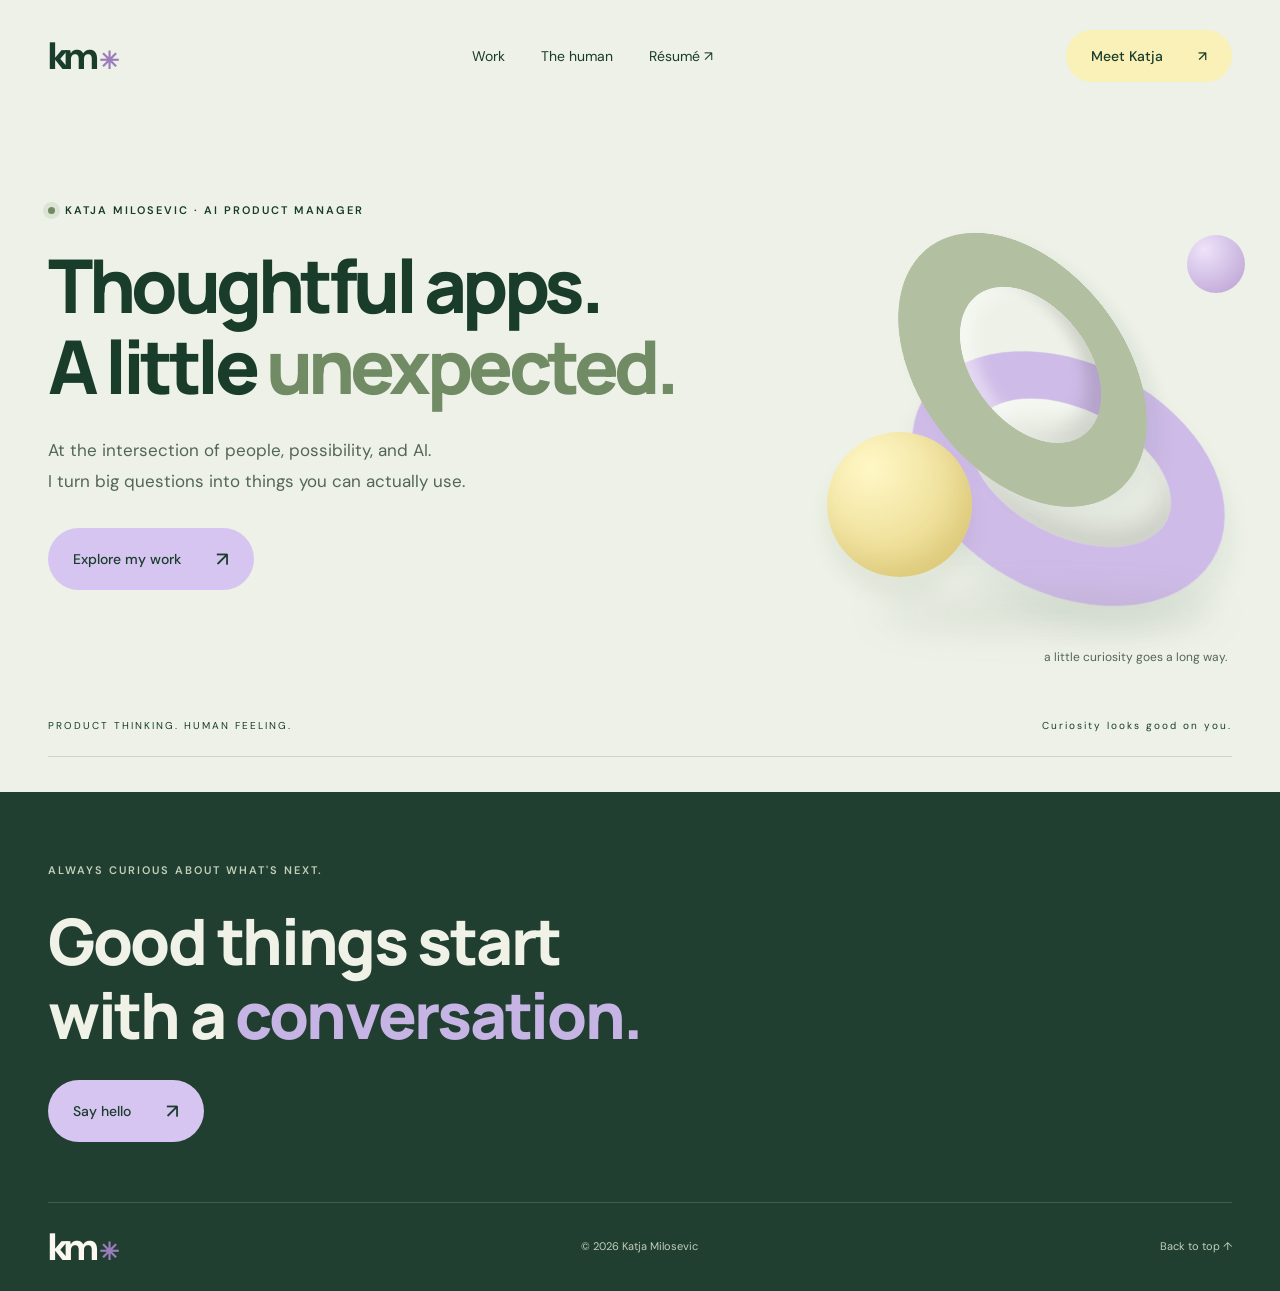
<file: index.html>
<!doctype html>
<html lang="en">
<head>
  <meta charset="UTF-8">
  <meta name="viewport" content="width=device-width, initial-scale=1">
  <meta name="description" content="Meet Katja Milosevic, AI Product Manager. Explore my apps, experience, and the human behind the work.">
  <meta name="theme-color" content="#edf1e7">
  <title>Katja Milosevic · AI Product Manager</title>
  <link rel="stylesheet" href="styles.css">
  <script src="script.js" defer></script>
</head>
<body>
  <a class="skip-link" href="#main">Skip to content</a>
  <header class="header wrap">
    <a class="wordmark" href="index.html" aria-label="Katja Milosevic, home">km<span>✳</span></a>
    <nav aria-label="Main navigation"><a href="work.html">Work</a><a href="human.html">The human</a><a href="resume.html">Résumé <span>↗</span></a></nav>
    <a class="hello" href="human.html">Meet Katja <span>↗</span></a>
  </header>
  <main id="main">
    <section class="hero wrap" aria-labelledby="hero-title">
      <div class="hero-copy">
        <p class="eyebrow"><span class="status-dot"></span> Katja Milosevic · AI Product Manager</p>
        <h1 id="hero-title">Thoughtful apps.<br>A little <em>unexpected.</em></h1>
        <p class="intro">At the intersection of people, possibility, and AI.<br>I turn big questions into things you can actually use.</p>
        <a class="button lilac" href="work.html">Explore my work <span>↗</span></a>
      </div>
      <div class="sculpture" aria-hidden="true">
        <div class="orbit orbit-sage"></div><div class="orbit orbit-lilac"></div><div class="sphere sphere-yellow"></div><div class="sphere sphere-lilac"></div><div class="ground-shadow"></div>
        <span class="sculpture-note">a little curiosity goes a long way.</span>
      </div>
      <div class="hero-bottom"><span>PRODUCT THINKING. HUMAN FEELING.</span><span>Curiosity looks good on you.</span></div>
    </section>
  </main>
    <footer class="footer"><div class="wrap"><p class="eyebrow">Always curious about what's next.</p><h2>Good things start<br>with a <em>conversation.</em></h2><a class="button lilac footer-contact" href="mailto:kmilosevic16@gmail.com">Say hello <span>↗</span></a><div class="footer-bottom"><a class="wordmark" href="index.html">km<span>✳</span></a><span>© <span id="year">2026</span> Katja Milosevic</span><a href="#">Back to top ↑</a></div></div></footer>

</body>
</html>
</file>
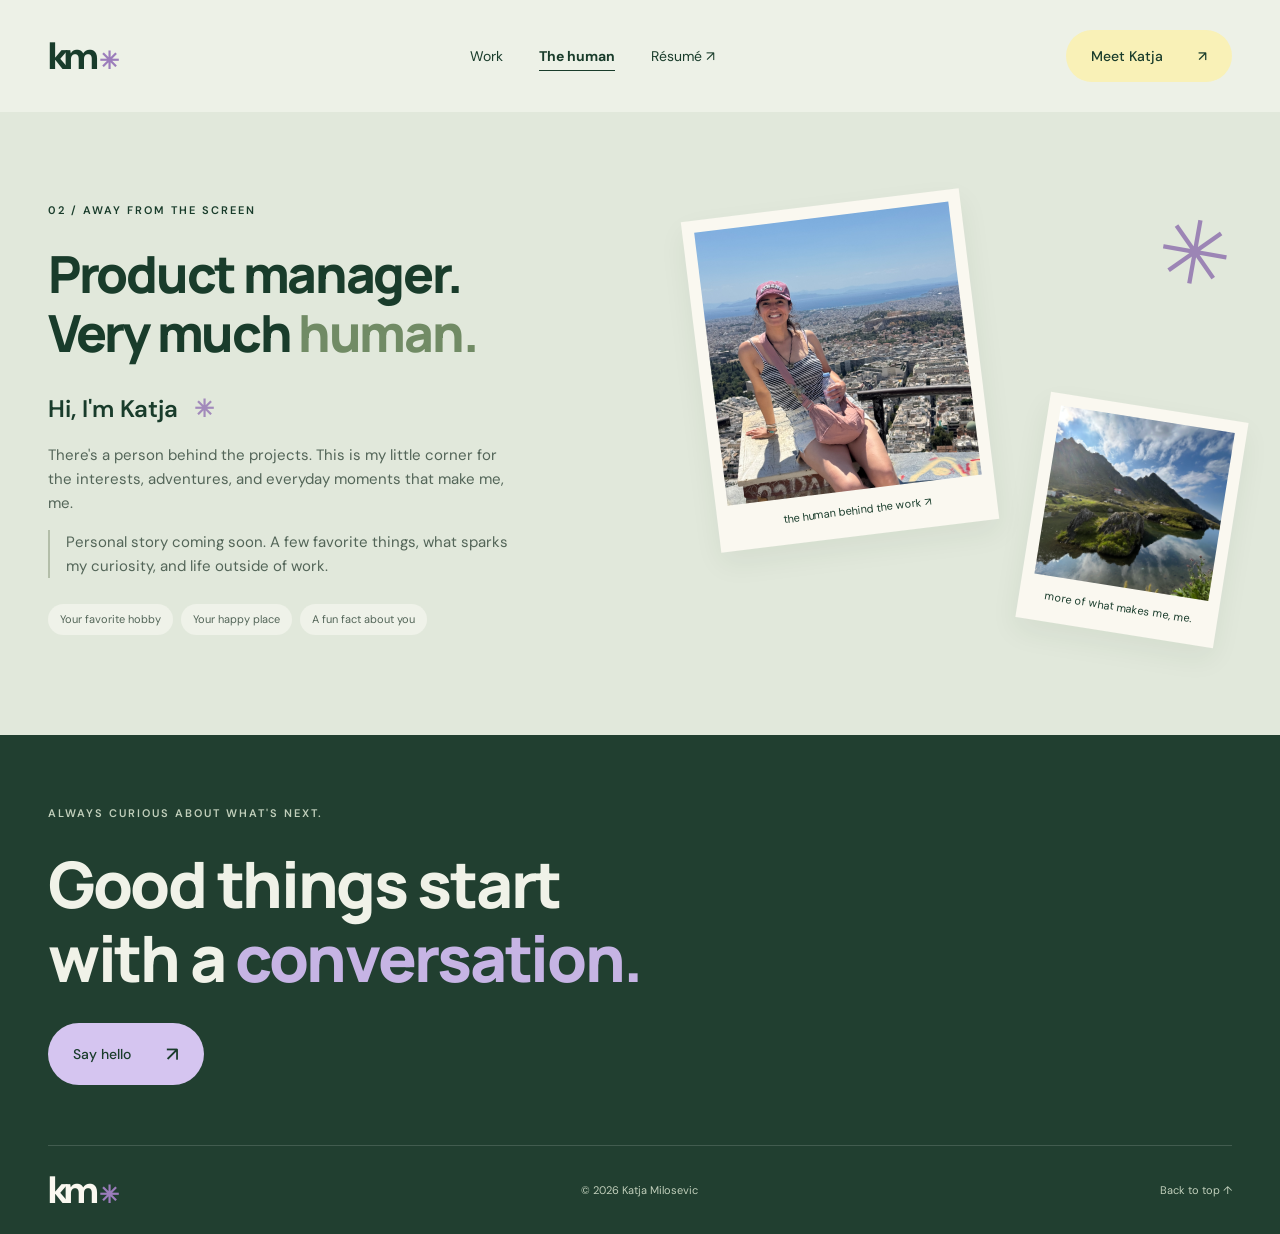
<file: human.html>
<!doctype html>
<html lang="en">
<head>
  <meta charset="UTF-8">
  <meta name="viewport" content="width=device-width, initial-scale=1">
  <meta name="description" content="Get to know Katja Milosevic beyond the projects: interests, stories, and everyday moments.">
  <meta name="theme-color" content="#edf1e7">
  <title>The Human · Katja Milosevic</title>
  <link rel="stylesheet" href="styles.css">
  <script src="script.js" defer></script>
</head>
<body>
  <a class="skip-link" href="#main">Skip to content</a>
  <header class="header wrap">
    <a class="wordmark" href="index.html" aria-label="Katja Milosevic, home">km<span>✳</span></a>
    <nav aria-label="Main navigation"><a href="work.html">Work</a><a href="human.html" aria-current="page">The human</a><a href="resume.html">Résumé <span>↗</span></a></nav>
    <a class="hello" href="human.html">Meet Katja <span>↗</span></a>
  </header>
  <main id="main">
    <section id="about" class="about section" aria-labelledby="about-title"><div class="wrap">
      <div class="about-grid"><div class="about-copy reveal"><p class="eyebrow">02 / Away from the screen</p><h1 class="page-title" id="about-title">Product manager.<br>Very much <em>human.</em></h1><p class="about-lead">Hi, I'm Katja <span aria-hidden="true">✳</span></p><p>There's a person behind the projects. This is my little corner for the interests, adventures, and everyday moments that make me, me.</p><p class="placeholder-note">Personal story coming soon. A few favorite things, what sparks my curiosity, and life outside of work.</p><div class="personal-tags"><span>Your favorite hobby</span><span>Your happy place</span><span>A fun fact about you</span></div></div>
      <div class="photo-collage reveal"><figure class="photo-card photo-main"><img class="portrait-photo" src="assets/katja.jpeg" alt="Katja smiling at a scenic overlook above a city and the sea" loading="lazy" decoding="async"><figcaption>the human behind the work ↗</figcaption></figure><figure class="photo-card photo-small"><img class="moment-photo" src="assets/favorite-moment.jpeg" alt="Mountain peaks and grassy rocks reflected in a peaceful lake beneath a cloud-filled sky" loading="lazy" decoding="async"><figcaption>more of what makes me, me.</figcaption></figure><span class="collage-doodle" aria-hidden="true">✳</span></div></div>
    </div></section>
  </main>
    <footer class="footer"><div class="wrap"><p class="eyebrow">Always curious about what's next.</p><h2>Good things start<br>with a <em>conversation.</em></h2><a class="button lilac footer-contact" href="mailto:kmilosevic16@gmail.com">Say hello <span>↗</span></a><div class="footer-bottom"><a class="wordmark" href="index.html">km<span>✳</span></a><span>© <span id="year">2026</span> Katja Milosevic</span><a href="#">Back to top ↑</a></div></div></footer>

</body>
</html>
</file>
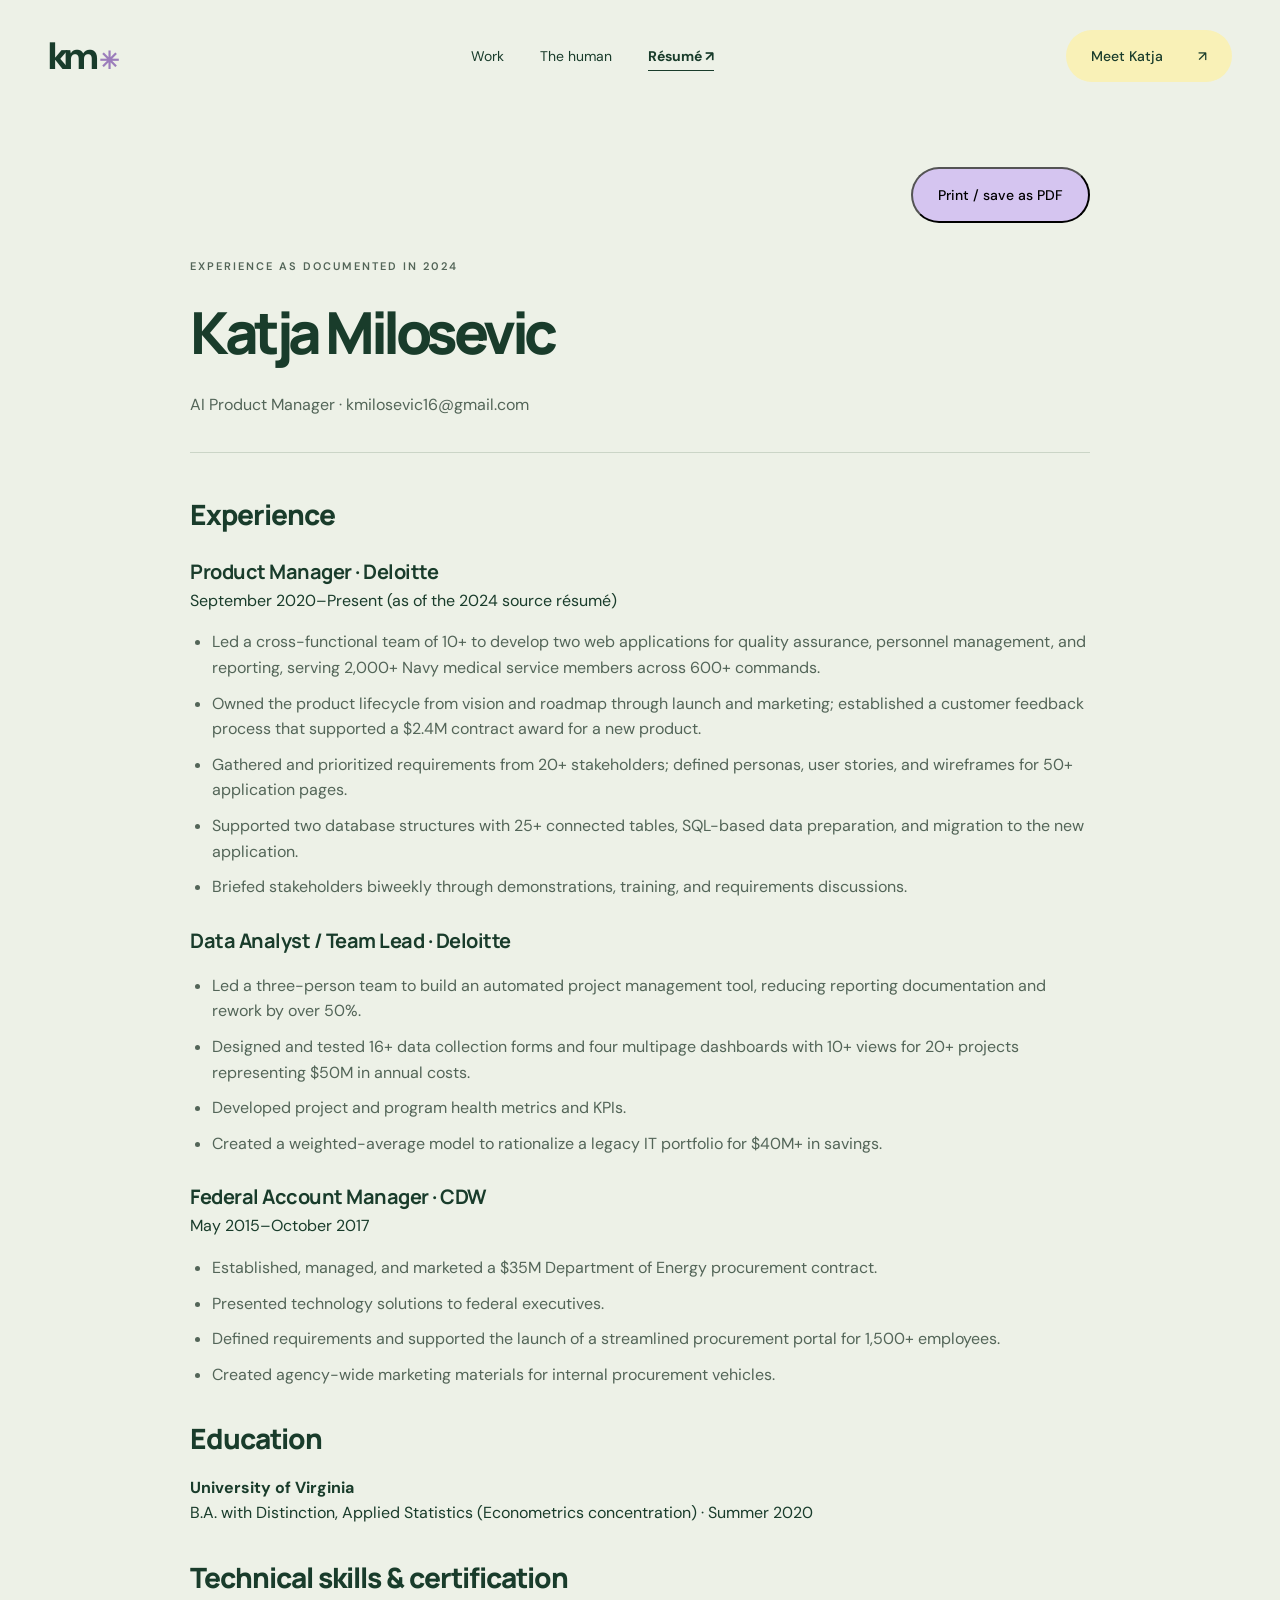
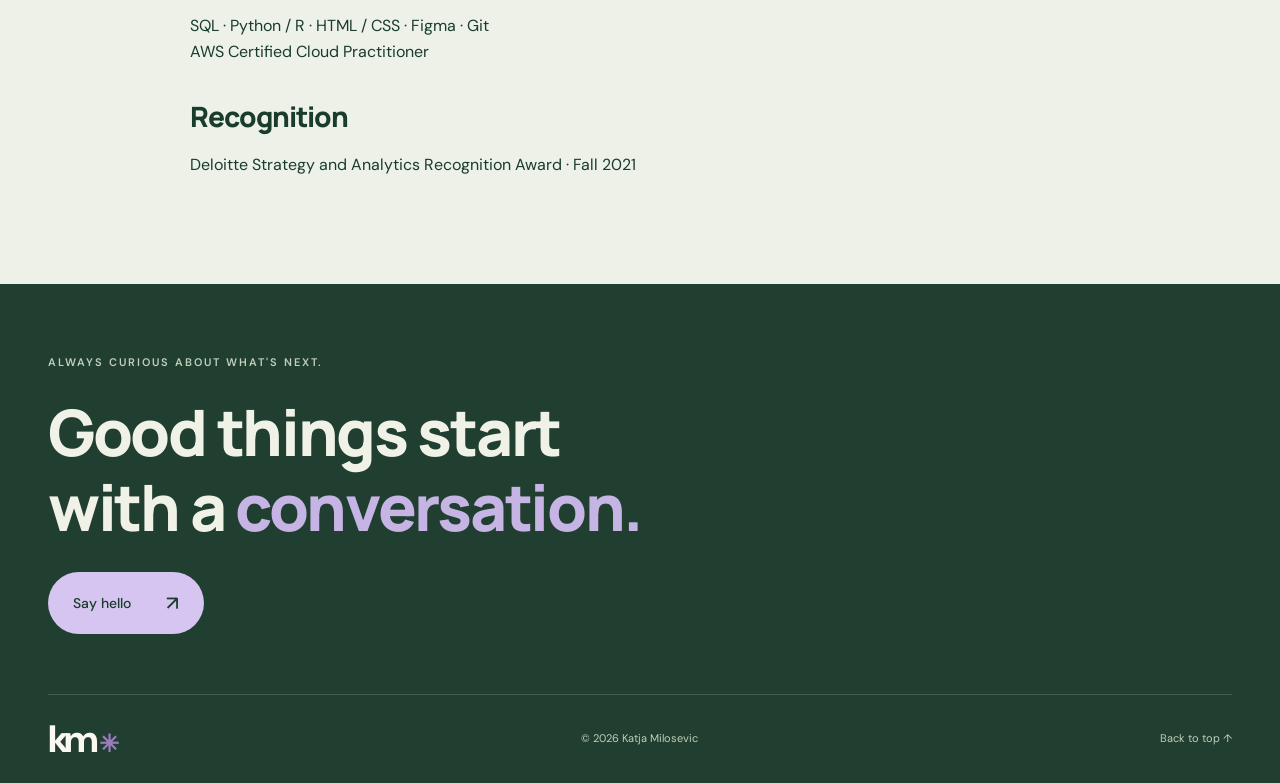
<file: resume.html>
<!doctype html>
<html lang="en">
<head>
  <meta charset="UTF-8">
  <meta name="viewport" content="width=device-width, initial-scale=1">
  <meta name="description" content="Product leadership, experience, education, and technical skills for Katja Milosevic.">
  <meta name="theme-color" content="#edf1e7">
  <title>Résumé · Katja Milosevic</title>
  <link rel="stylesheet" href="styles.css">
  <script src="script.js" defer></script>
</head>
<body>
  <a class="skip-link" href="#main">Skip to content</a>
  <header class="header wrap">
    <a class="wordmark" href="index.html" aria-label="Katja Milosevic, home">km<span>✳</span></a>
    <nav aria-label="Main navigation"><a href="work.html">Work</a><a href="human.html">The human</a><a href="resume.html" aria-current="page">Résumé <span>↗</span></a></nav>
    <a class="hello" href="human.html">Meet Katja <span>↗</span></a>
  </header>
  <main id="main">
<div class="resume-page wrap"><div class="actions"><button class="button lilac" onclick="window.print()">Print / save as PDF</button></div><p class="eyebrow">Experience as documented in 2024</p><h1>Katja Milosevic</h1><p>AI Product Manager · <a href="mailto:kmilosevic16@gmail.com">kmilosevic16@gmail.com</a></p><section><h2>Experience</h2><h3>Product Manager · Deloitte</h3><p>September 2020–Present (as of the 2024 source résumé)</p><ul><li>Led a cross-functional team of 10+ to develop two web applications for quality assurance, personnel management, and reporting, serving 2,000+ Navy medical service members across 600+ commands.</li><li>Owned the product lifecycle from vision and roadmap through launch and marketing; established a customer feedback process that supported a $2.4M contract award for a new product.</li><li>Gathered and prioritized requirements from 20+ stakeholders; defined personas, user stories, and wireframes for 50+ application pages.</li><li>Supported two database structures with 25+ connected tables, SQL-based data preparation, and migration to the new application.</li><li>Briefed stakeholders biweekly through demonstrations, training, and requirements discussions.</li></ul><h3>Data Analyst / Team Lead · Deloitte</h3><ul><li>Led a three-person team to build an automated project management tool, reducing reporting documentation and rework by over 50%.</li><li>Designed and tested 16+ data collection forms and four multipage dashboards with 10+ views for 20+ projects representing $50M in annual costs.</li><li>Developed project and program health metrics and KPIs.</li><li>Created a weighted-average model to rationalize a legacy IT portfolio for $40M+ in savings.</li></ul><h3>Federal Account Manager · CDW</h3><p>May 2015–October 2017</p><ul><li>Established, managed, and marketed a $35M Department of Energy procurement contract.</li><li>Presented technology solutions to federal executives.</li><li>Defined requirements and supported the launch of a streamlined procurement portal for 1,500+ employees.</li><li>Created agency-wide marketing materials for internal procurement vehicles.</li></ul></section><section><h2>Education</h2><p><strong>University of Virginia</strong><br>B.A. with Distinction, Applied Statistics (Econometrics concentration) · Summer 2020</p></section><section><h2>Technical skills & certification</h2><p>SQL · Python / R · HTML / CSS · Figma · Git<br>AWS Certified Cloud Practitioner</p><h2>Recognition</h2><p>Deloitte Strategy and Analytics Recognition Award · Fall 2021</p></section></div>
  </main>
    <footer class="footer"><div class="wrap"><p class="eyebrow">Always curious about what's next.</p><h2>Good things start<br>with a <em>conversation.</em></h2><a class="button lilac footer-contact" href="mailto:kmilosevic16@gmail.com">Say hello <span>↗</span></a><div class="footer-bottom"><a class="wordmark" href="index.html">km<span>✳</span></a><span>© <span id="year">2026</span> Katja Milosevic</span><a href="#">Back to top ↑</a></div></div></footer>

</body>
</html>
</file>
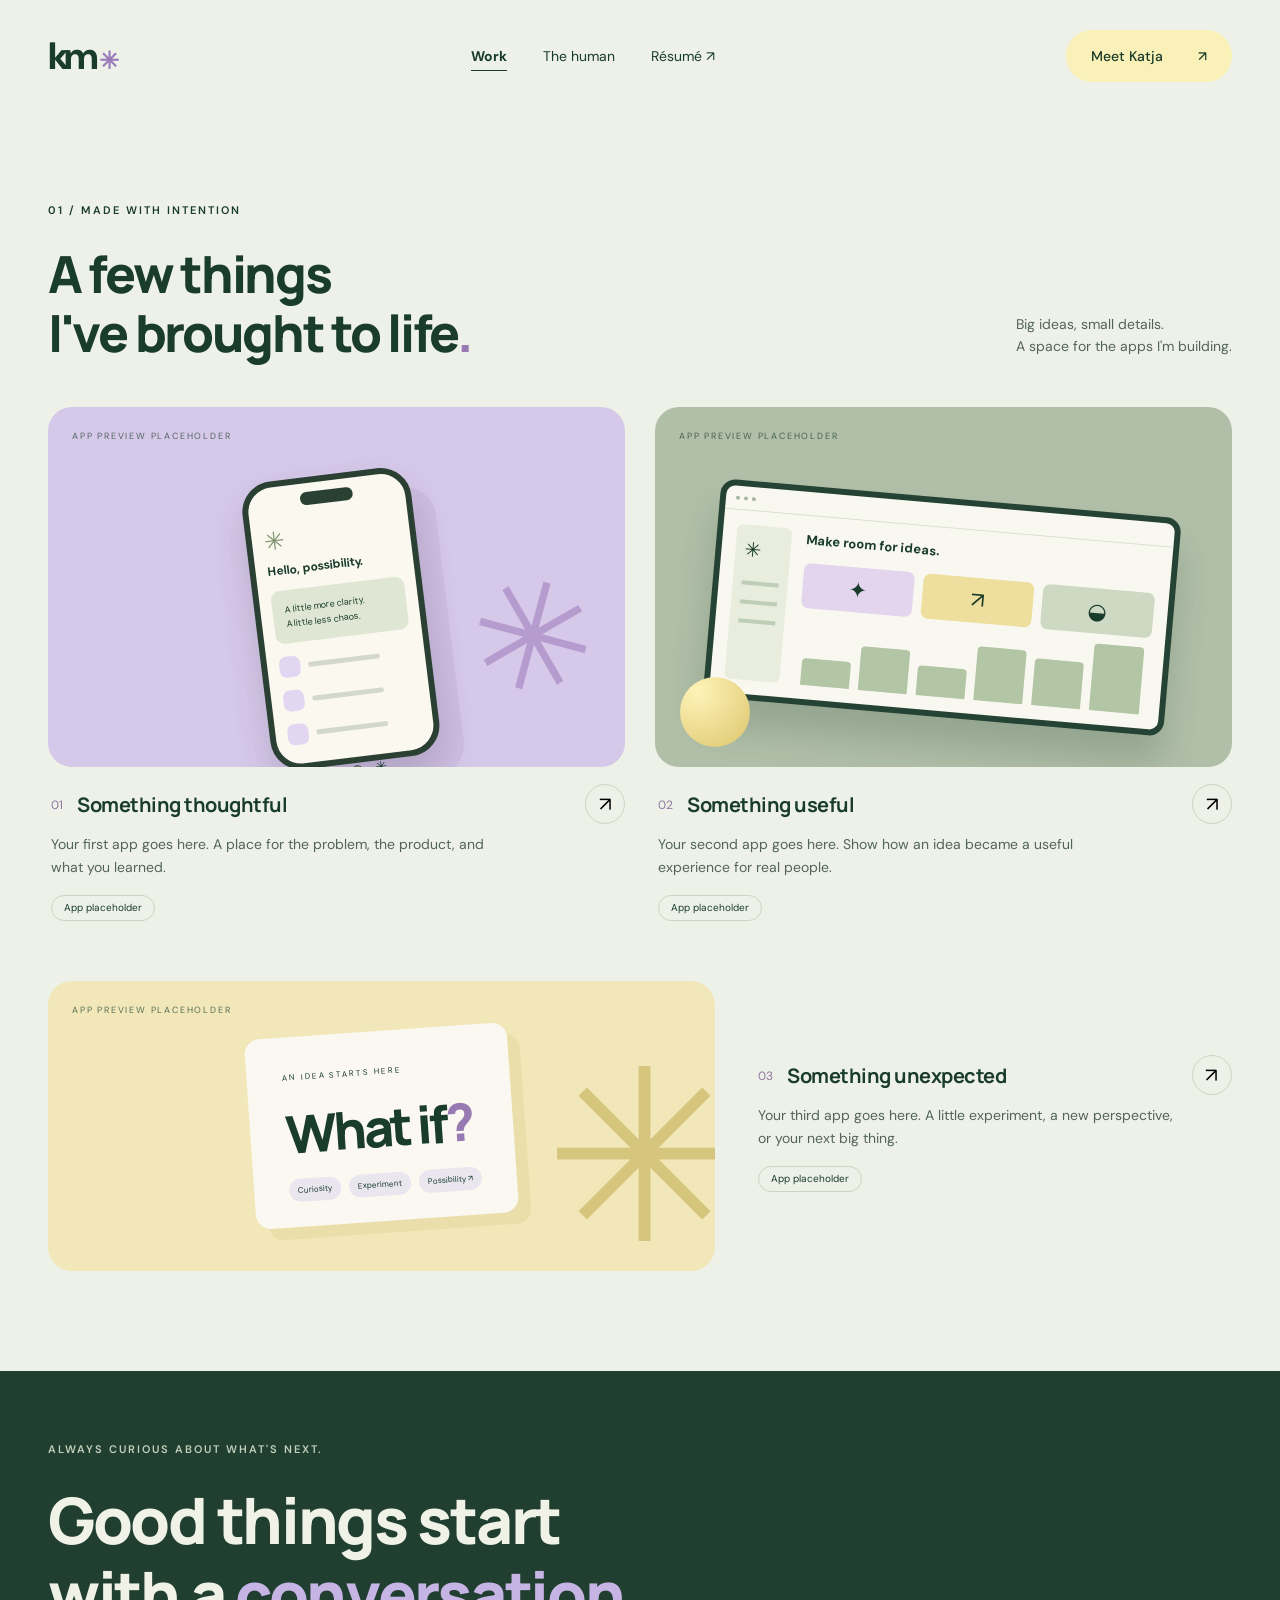
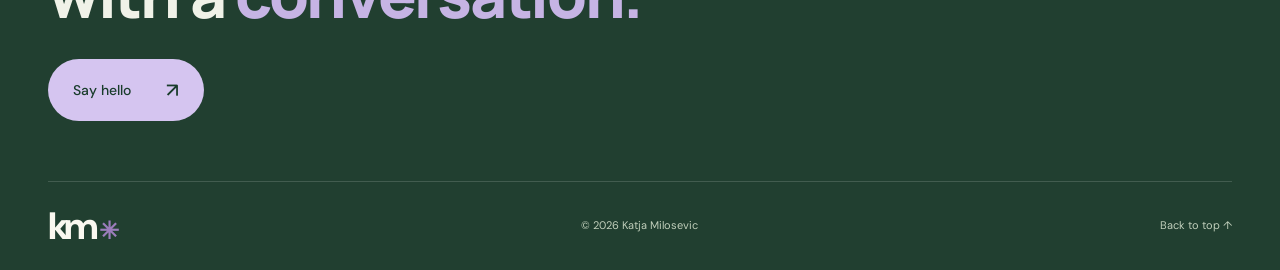
<file: work.html>
<!doctype html>
<html lang="en">
<head>
  <meta charset="UTF-8">
  <meta name="viewport" content="width=device-width, initial-scale=1">
  <meta name="description" content="Selected apps and product projects by Katja Milosevic.">
  <meta name="theme-color" content="#edf1e7">
  <title>Work · Katja Milosevic</title>
  <link rel="stylesheet" href="styles.css">
  <script src="script.js" defer></script>
</head>
<body>
  <a class="skip-link" href="#main">Skip to content</a>
  <header class="header wrap">
    <a class="wordmark" href="index.html" aria-label="Katja Milosevic, home">km<span>✳</span></a>
    <nav aria-label="Main navigation"><a href="work.html" aria-current="page">Work</a><a href="human.html">The human</a><a href="resume.html">Résumé <span>↗</span></a></nav>
    <a class="hello" href="human.html">Meet Katja <span>↗</span></a>
  </header>
  <main id="main">
    <section id="work" class="work wrap section" aria-labelledby="work-title">
      <div class="section-heading reveal"><div><p class="eyebrow">01 / Made with intention</p><h1 class="page-title" id="work-title">A few things<br>I've brought to life<span class="accent">.</span></h1></div><p>Big ideas, small details.<br>A space for the apps I'm building.</p></div>
      <div class="projects">
        <article class="project reveal"><div class="project-visual visual-one"><span class="preview-label">APP PREVIEW PLACEHOLDER</span><div class="phone" aria-hidden="true"><div class="phone-camera"></div><span class="mock-logo">✳</span><p>Hello, possibility.</p><div class="mock-banner">A little more clarity.<br>A little less chaos.</div><div class="mock-row"><i></i><span></span></div><div class="mock-row"><i></i><span></span></div><div class="mock-row"><i></i><span></span></div><div class="mock-nav">⌂ &nbsp; ◷ &nbsp; ✳</div></div><span class="visual-spark" aria-hidden="true">✳</span></div><div class="project-info"><div><span class="project-number">01</span><h3>Something thoughtful</h3></div><p>Your first app goes here. A place for the problem, the product, and what you learned.</p><span class="tag">App placeholder</span><button class="project-open" data-project="0" aria-label="View details for app placeholder one">↗</button></div></article>
        <article class="project reveal"><div class="project-visual visual-two"><span class="preview-label">APP PREVIEW PLACEHOLDER</span><div class="desktop" aria-hidden="true"><div class="desktop-top"><i></i><i></i><i></i></div><div class="desktop-content"><aside>✳<span></span><span></span><span></span></aside><div><p>Make room for ideas.</p><div class="dashboard-cards"><i>✦</i><i>↗</i><i>◒</i></div><div class="chart"><span></span><span></span><span></span><span></span><span></span><span></span></div></div></div></div><span class="mini-ball" aria-hidden="true"></span></div><div class="project-info"><div><span class="project-number">02</span><h3>Something useful</h3></div><p>Your second app goes here. Show how an idea became a useful experience for real people.</p><span class="tag">App placeholder</span><button class="project-open" data-project="1" aria-label="View details for app placeholder two">↗</button></div></article>
        <article class="project project-wide reveal"><div class="project-visual visual-three"><span class="preview-label">APP PREVIEW PLACEHOLDER</span><div class="idea-window" aria-hidden="true"><span>AN IDEA STARTS HERE</span><p>What if<span class="accent">?</span></p><div class="idea-pills"><i>Curiosity</i><i>Experiment</i><i>Possibility ↗</i></div></div><span class="big-flower" aria-hidden="true">✳</span></div><div class="project-info"><div><span class="project-number">03</span><h3>Something unexpected</h3></div><p>Your third app goes here. A little experiment, a new perspective, or your next big thing.</p><span class="tag">App placeholder</span><button class="project-open" data-project="2" aria-label="View details for app placeholder three">↗</button></div></article>
      </div>
    </section>
  </main>
    <footer class="footer"><div class="wrap"><p class="eyebrow">Always curious about what's next.</p><h2>Good things start<br>with a <em>conversation.</em></h2><a class="button lilac footer-contact" href="mailto:kmilosevic16@gmail.com">Say hello <span>↗</span></a><div class="footer-bottom"><a class="wordmark" href="index.html">km<span>✳</span></a><span>© <span id="year">2026</span> Katja Milosevic</span><a href="#">Back to top ↑</a></div></div></footer>
  <dialog id="project-dialog" aria-labelledby="dialog-title"><button class="dialog-close" aria-label="Close project details">×</button><p class="eyebrow">A space for your next story</p><h2 id="dialog-title"></h2><p>This app is a placeholder. When it's ready, this space will tell the story behind the product.</p><div class="detail-prompts"><h3>The problem</h3><p>Who is it for, and what does it help them do?</p><h3>My contribution</h3><p>The product decisions, AI approach, and work you led.</p><h3>The outcome</h3><p>A demo, screenshots, results, and what you learned.</p></div></dialog>
</body>
</html>
</file>
<file: styles.css>
@import url('https://fonts.googleapis.com/css2?family=DM+Sans:wght@400;500;600;700&family=Manrope:wght@400;500;600;700;800&display=swap');
:root{--bg:#edf1e7;--ink:#193c2b;--muted:#536558;--lilac:#d5c5f0;--cream:#faf8f0;--line:#cbd5c7}*{box-sizing:border-box}html{scroll-behavior:smooth;scroll-padding-top:35px}body{margin:0;background:var(--bg);color:var(--ink);font-family:'DM Sans',sans-serif;line-height:1.6}button,a{-webkit-tap-highlight-color:transparent}a{color:inherit;text-decoration:none}button{font:inherit;cursor:pointer}a:focus-visible,button:focus-visible{outline:3px solid #8054b4;outline-offset:6px}.wrap{width:min(1240px,calc(100% - 96px));margin:auto}.header{display:flex;align-items:center;justify-content:space-between;height:112px}.wordmark{font-size:38px;font-weight:800;letter-spacing:-5px;line-height:1}.wordmark span{font-size:24px;color:#9b7dbb;display:inline-block;letter-spacing:0;margin-left:6px}.header nav{display:flex;gap:36px;font-size:14px}.header nav a{position:relative}.header nav a:after{content:'';position:absolute;height:1px;left:0;right:100%;bottom:-4px;background:var(--ink);transition:right .25s}.header nav a:hover:after{right:0}.hello,.button{border-radius:40px;display:inline-flex;gap:35px;align-items:center;font-size:14px;font-weight:500;padding:15px 25px;transition:transform .25s,background .25s}.hello{background:#f9f1b7}.hello:hover,.button:hover{transform:translateY(-3px)}.hero{position:relative;min-height:680px;padding-top:90px}.hero-copy{position:relative;z-index:2;width:70%;pointer-events:none}.hero-copy a{pointer-events:auto}.eyebrow{font-size:11px;text-transform:uppercase;letter-spacing:2px;font-weight:600;display:flex;align-items:center;gap:10px;margin:0 0 24px}.status-dot{height:7px;width:7px;background:#708b61;border-radius:50%;box-shadow:0 0 0 5px #dce5d5}h1,h2,h3,p{margin-top:0}h1,h2,h3{font-family:'Manrope',sans-serif}h1{font-size:clamp(48px,5.8vw,83px);line-height:1.1;letter-spacing:-4.5px;font-weight:800;margin-bottom:28px}em{font-style:normal;color:#718b65}.intro{font-size:17px;line-height:1.8;color:var(--muted);margin-bottom:32px}.lilac{background:var(--lilac)}.button span{font-size:20px}.sculpture{position:absolute;width:440px;height:445px;right:-15px;top:88px;perspective:800px;transform:translate(var(--mx,0px),var(--my,0px));transition:transform .5s ease-out}.orbit{position:absolute;border-radius:50%;width:305px;height:305px;box-shadow:inset 12px 10px 18px #ffffff70,inset -13px -15px 23px #00000024,10px 18px 28px #163c2810;animation:float 7s ease-in-out infinite}.orbit-sage{border:65px solid #b2c0a1;left:75px;top:10px;transform:rotate(-35deg) rotateY(46deg);z-index:2}.orbit-lilac{border:58px solid #cfbbe8;width:330px;height:260px;left:100px;top:140px;transform:rotate(25deg) rotateX(30deg);animation-delay:-3s}.sphere{position:absolute;border-radius:50%;animation:bob 6s ease-in-out infinite}.sphere-yellow{width:145px;height:145px;left:20px;top:232px;background:radial-gradient(circle at 30% 25%,#fff7c6,#e1cd77);box-shadow:inset -12px -15px 25px #a58d3725,0 18px 20px #51663b14;z-index:3}.sphere-lilac{width:58px;height:58px;right:2px;top:35px;background:radial-gradient(circle at 30% 25%,#eee3fa,#b99ed1);animation-delay:-2s}.ground-shadow{position:absolute;bottom:18px;left:70px;right:30px;height:30px;background:#5d725926;filter:blur(18px);border-radius:50%}.sculpture-note{position:absolute;bottom:-22px;right:20px;font-size:12px;color:var(--muted)}.hero-bottom{position:absolute;bottom:35px;left:0;right:0;display:flex;justify-content:space-between;font-size:10px;letter-spacing:2px;border-bottom:1px solid var(--line);padding-bottom:22px}.section{padding-top:90px;padding-bottom:100px}.section-heading{display:flex;align-items:flex-end;justify-content:space-between;gap:40px;margin-bottom:45px}h2{font-size:clamp(34px,4vw,55px);line-height:1.16;letter-spacing:-2.3px;font-weight:800;margin-bottom:0}.section-heading>p{font-size:14px;color:var(--muted);margin-bottom:5px}.accent{color:#987ab2}.projects{display:grid;grid-template-columns:1fr 1fr;gap:38px 30px}.project{position:relative}.project-visual{height:360px;border-radius:24px;position:relative;overflow:hidden;display:grid;place-items:center}.visual-one{background:#d6c8e9}.visual-two{background:#b1bfa8}.visual-three{background:#f1e7b8}.preview-label{position:absolute;top:22px;left:24px;font-size:9px;letter-spacing:1.8px;opacity:.7}.phone{width:170px;height:290px;background:#faf8ef;border:6px solid #294033;border-radius:31px;padding:35px 12px 10px;transform:rotate(-7deg) translateY(32px);box-shadow:22px 22px 0 #715b8c18,0 20px 35px #39334530;transition:transform .5s}.phone-camera{position:absolute;top:9px;left:53px;width:53px;height:13px;background:#294033;border-radius:10px}.mock-logo{font-size:25px;color:#809570}.phone p{font-size:12px;font-weight:700;margin-bottom:10px}.mock-banner{font-size:9px;background:#dfe6d3;border-radius:9px;padding:12px}.mock-row{display:flex;align-items:center;gap:8px;margin-top:13px}.mock-row i{width:21px;height:21px;background:#e3d6f2;border-radius:7px}.mock-row span{width:72px;height:5px;background:#d3d8cc;border-radius:4px}.mock-nav{margin-top:20px;text-align:center;font-size:14px}.visual-spark{position:absolute;font-size:150px;color:#b69bce;right:30px;bottom:8px;transform:rotate(15deg)}.desktop{width:80%;background:#f9f8f0;border:6px solid #254334;border-radius:15px;transform:rotate(5deg) translateY(20px);box-shadow:0 28px 35px #193c2b30;transition:transform .5s}.desktop-top{height:24px;border-bottom:1px solid #dae0d4;display:flex;align-items:center;gap:4px;padding:0 10px}.desktop-top i{width:4px;height:4px;background:#a7b6a1;border-radius:50%}.desktop-content{display:grid;grid-template-columns:55px 1fr;gap:15px;padding:14px}.desktop-content aside{background:#e8edde;border-radius:6px;padding:9px;font-size:20px}.desktop-content aside span{display:block;height:4px;background:#becdb6;margin:15px 0}.desktop-content p{font-size:13px;font-weight:700;margin-bottom:12px}.dashboard-cards{display:flex;gap:9px}.dashboard-cards i{display:grid;place-items:center;width:33%;height:45px;font-size:22px;font-style:normal;border-radius:7px;background:#e2d5ed}.dashboard-cards i:nth-child(2){background:#efdf9e}.dashboard-cards i:nth-child(3){background:#ced9c4}.chart{height:77px;display:flex;gap:9px;align-items:flex-end;padding:10px 6px 0}.chart span{flex:1;height:40%;background:#b2c5a5;border-radius:4px 4px 0 0}.chart span:nth-child(2){height:65%}.chart span:nth-child(3){height:45%}.chart span:nth-child(4){height:80%}.chart span:nth-child(5){height:70%}.chart span:nth-child(6){height:100%}.mini-ball{position:absolute;width:70px;height:70px;background:radial-gradient(circle at 25% 20%,#fff3b9,#dcc66d);border-radius:50%;bottom:20px;left:25px}.project:hover .phone{transform:rotate(-3deg) translateY(23px)}.project:hover .desktop{transform:rotate(1deg) translateY(12px)}.project-info{padding:22px 3px;position:relative}.project-info>div{display:flex;align-items:center;gap:14px;padding-right:45px}.project-number{font-size:12px;color:#8e76a1}h3{font-size:20px;letter-spacing:-.5px;margin:0}.project-info p{font-size:14px;color:var(--muted);max-width:440px;margin:12px 0 15px}.tag{display:inline-block;padding:4px 12px;border:1px solid var(--line);border-radius:30px;font-size:10px}.project-open{position:absolute;right:0;top:17px;background:transparent;border:1px solid var(--line);border-radius:50%;width:40px;height:40px;font-size:20px;transition:background .2s}.project-open:hover{background:var(--lilac)}.project-wide{grid-column:1/-1;display:grid;grid-template-columns:1.4fr 1fr;gap:40px;align-items:center}.project-wide .project-visual{height:290px}.project-wide .project-info{padding-right:45px}.project-wide .project-open{right:0}.idea-window{background:var(--cream);border-radius:15px;padding:25px 35px;transform:rotate(-4deg);box-shadow:12px 12px 0 #c7b36d30;z-index:1;transition:transform .4s}.project:hover .idea-window{transform:rotate(0)}.idea-window>span{font-size:8px;letter-spacing:2px}.idea-window p{font-family:Manrope,sans-serif;font-size:52px;font-weight:800;letter-spacing:-3px;line-height:1.3;margin:12px 0}.idea-pills{display:flex;gap:8px}.idea-pills i{font-size:8px;font-style:normal;background:#e9e6f0;border-radius:15px;padding:5px 9px}.big-flower{position:absolute;font-size:240px;color:#d6c57d;right:-30px;bottom:-80px}.about{background:#e1e8db}.about-grid{display:grid;grid-template-columns:1fr 1fr;gap:70px;align-items:center}.about h2{margin-bottom:28px}.about-copy>p:not(.eyebrow){font-size:15px;color:var(--muted);max-width:460px}.about-copy .about-lead{font-size:24px!important;color:var(--ink)!important;font-weight:600;margin-bottom:14px}.about-lead span{color:#a28abb;margin-left:10px}.placeholder-note{border-left:2px solid #b3bea9;padding-left:16px}.personal-tags{display:flex;flex-wrap:wrap;gap:8px;margin-top:26px}.personal-tags span{padding:7px 12px;background:#eff2e9;border-radius:25px;font-size:11px;color:var(--muted)}.photo-collage{position:relative;min-height:430px}.photo-card{background:var(--cream);padding:12px 12px 16px;box-shadow:0 12px 28px #263b2610;margin:0}.photo-main{position:absolute;width:280px;left:25px;top:0;transform:rotate(-7deg)}.photo-placeholder{height:275px;background:#c6d2bb;display:flex;flex-direction:column;justify-content:center;align-items:center;color:#557049}.photo-placeholder>span{font-size:75px;line-height:1.3}.photo-placeholder p{font-size:14px;margin:12px 0 4px}.photo-placeholder small{font-size:10px;letter-spacing:1px}.photo-card figcaption{font-size:11px;text-align:center;padding-top:12px}.photo-small{position:absolute;width:200px;right:0;bottom:0;transform:rotate(9deg)}.photo-small .photo-placeholder{height:170px;background:#d6c7e5;color:#826a9b}.photo-small .photo-placeholder>span{font-size:62px}.collage-doodle{position:absolute;right:0;top:-20px;font-size:88px;color:#9c85b5;transform:rotate(10deg)}.outline{border:1px solid #a4b49e;white-space:nowrap}.resume-content{border-top:1px solid var(--line)}.resume-row{display:grid;grid-template-columns:190px 1fr;gap:35px;border-bottom:1px solid var(--line);padding:26px 0}.resume-date{font-size:12px;color:var(--muted)}.resume-row h3{font-size:18px}.resume-row p{font-size:14px;color:var(--muted);margin:8px 0 0;max-width:720px}.resume-company{font-size:13px;font-weight:600;margin-top:5px;display:block}.footer{padding:70px 0 25px;background:#213f30;color:#f0f2e8}.footer h2{font-size:clamp(40px,5vw,65px)}.footer em{color:#c6b4e4}.footer .eyebrow{color:#c1cfbb}.contact-placeholder{font-size:13px;color:#b8c8b1;margin-top:25px}.footer-bottom{border-top:1px solid #ffffff26;padding-top:25px;margin-top:60px;display:flex;justify-content:space-between;align-items:center;font-size:11px;color:#c1cfbb}.footer .wordmark{color:var(--cream)}dialog{border:0;border-radius:25px;background:var(--cream);color:var(--ink);padding:50px;width:min(600px,calc(100% - 32px));max-height:85vh;overflow:auto;box-shadow:0 20px 80px #10221833}dialog::backdrop{background:#18352677;backdrop-filter:blur(6px)}dialog h2{font-size:36px;margin-bottom:22px}dialog>p:not(.eyebrow),.detail-prompts p{color:var(--muted);font-size:14px}.dialog-close{position:absolute;right:16px;top:12px;border:0;background:transparent;font-size:30px;color:var(--ink)}.detail-prompts{border-top:1px solid var(--line);padding-top:22px;margin-top:25px}.detail-prompts h3{font-size:16px}.detail-prompts p{margin-top:7px}.skip-link{position:absolute;top:-60px;left:20px;z-index:10;background:var(--cream);padding:10px}.skip-link:focus{top:10px}.js .reveal{opacity:0;transform:translateY(22px);transition:opacity .7s,transform .7s}.js .reveal.visible{opacity:1;transform:translateY(0)}@keyframes float{0%,100%{translate:0 0}50%{translate:0 -17px}}@keyframes bob{0%,100%{translate:0 0}50%{translate:0 -12px}}
@media(min-width:1500px){.hero-copy{width:75%}.sculpture{right:0}}@media(max-width:1000px){.wrap{width:calc(100% - 56px)}h1{font-size:62px}.hero-copy{width:80%}.sculpture{scale:.75;transform-origin:right center;right:-15px;opacity:.75}.hero{min-height:650px}.photo-main{left:0;width:240px}.photo-small{width:175px}.about-grid{gap:35px}.project-visual{height:310px}}@media(max-width:700px){.wrap{width:calc(100% - 40px)}.header{height:85px}.wordmark{font-size:32px}.header nav{gap:19px;font-size:12px}.hello{display:none}.hero{padding-top:45px;min-height:800px}.hero-copy{width:100%}h1{font-size:clamp(42px,9vw,62px);letter-spacing:-2.8px}.eyebrow{font-size:9px;letter-spacing:1.5px}.intro{font-size:14px}.intro br{display:none}.sculpture{top:330px;right:calc(50% - 205px);scale:.72;transform-origin:center center;opacity:1}.sculpture-note{font-size:11px}.hero-bottom{font-size:8px;letter-spacing:1px}.section{padding:65px 0}.section-heading{align-items:flex-start;flex-direction:column;gap:20px;margin-bottom:30px}h2{font-size:37px;letter-spacing:-1.7px}.section-heading>p{font-size:13px}.projects{grid-template-columns:1fr;gap:22px}.project-wide{grid-column:auto;display:block}.project-wide .project-info{padding-right:0}.project-visual,.project-wide .project-visual{height:320px}.project-info>div{gap:10px}h3{font-size:19px}.about-grid{grid-template-columns:1fr;gap:45px}.photo-collage{min-height:400px;max-width:400px;width:100%;margin:auto}.photo-main{width:250px;left:12px}.photo-main .photo-placeholder{height:245px}.photo-small{right:8px}.resume-row{grid-template-columns:1fr;gap:7px;padding:23px 0}.footer{padding-top:55px}.footer-bottom{gap:20px;flex-wrap:wrap}.footer-bottom .wordmark{width:100%}dialog{padding:40px 25px}.idea-window{padding:25px}.idea-pills{gap:5px}}@media(prefers-reduced-motion:reduce){html{scroll-behavior:auto}*,*:before,*:after{animation:none!important;transition:none!important}.js .reveal{opacity:1;transform:none}.sculpture{transform:none}}
.resume-source{font-size:12px;color:var(--muted);margin-bottom:20px}.footer-contact{margin-top:28px;color:var(--ink)}
/* Shared navigation and standalone pages. */
.header nav a[aria-current="page"]{font-weight:700}.header nav a[aria-current="page"]:after{right:0}.page-title{font-size:clamp(34px,4vw,55px);line-height:1.16;letter-spacing:-2.3px;margin-bottom:0}.about .page-title{margin-bottom:28px}.resume-page{max-width:900px;padding-top:55px;padding-bottom:90px}.resume-page h1{font-size:clamp(38px,5vw,58px)}.resume-page h2{font-size:28px;margin:35px 0 20px;letter-spacing:-1px}.resume-page h3{margin-top:25px}.resume-page li{margin-bottom:10px;color:var(--muted)}.resume-page .actions{display:flex;justify-content:flex-end;margin-bottom:35px}.resume-page>section{margin-top:35px}.resume-page>section:first-of-type{border-top:1px solid var(--line);padding-top:10px}.resume-page ul{padding-left:22px}.resume-page>p{color:var(--muted)}
@media(max-width:700px){.page-title{font-size:37px;letter-spacing:-1.7px}.resume-page{padding-top:30px;padding-bottom:55px}.resume-page .actions{justify-content:flex-start}.resume-page h3{font-size:18px}}
@media print{body{background:white;color:#111;font-size:11px}.header,.footer,.skip-link,.actions{display:none!important}.resume-page{width:100%;max-width:none;padding:0}.resume-page h1{font-size:30px}.resume-page h2{font-size:18px;margin-top:20px}.resume-page h3{font-size:14px}.resume-page li,.resume-page>p{color:#111}.resume-page section{break-inside:avoid}a{color:inherit}}

.photo-main .portrait-photo{display:block;width:100%;height:275px;object-fit:cover;object-position:35% 45%}@media(max-width:700px){.photo-main .portrait-photo{height:245px}}

.photo-small .moment-photo{display:block;width:100%;height:170px;object-fit:cover;object-position:50% 60%}
</file>
